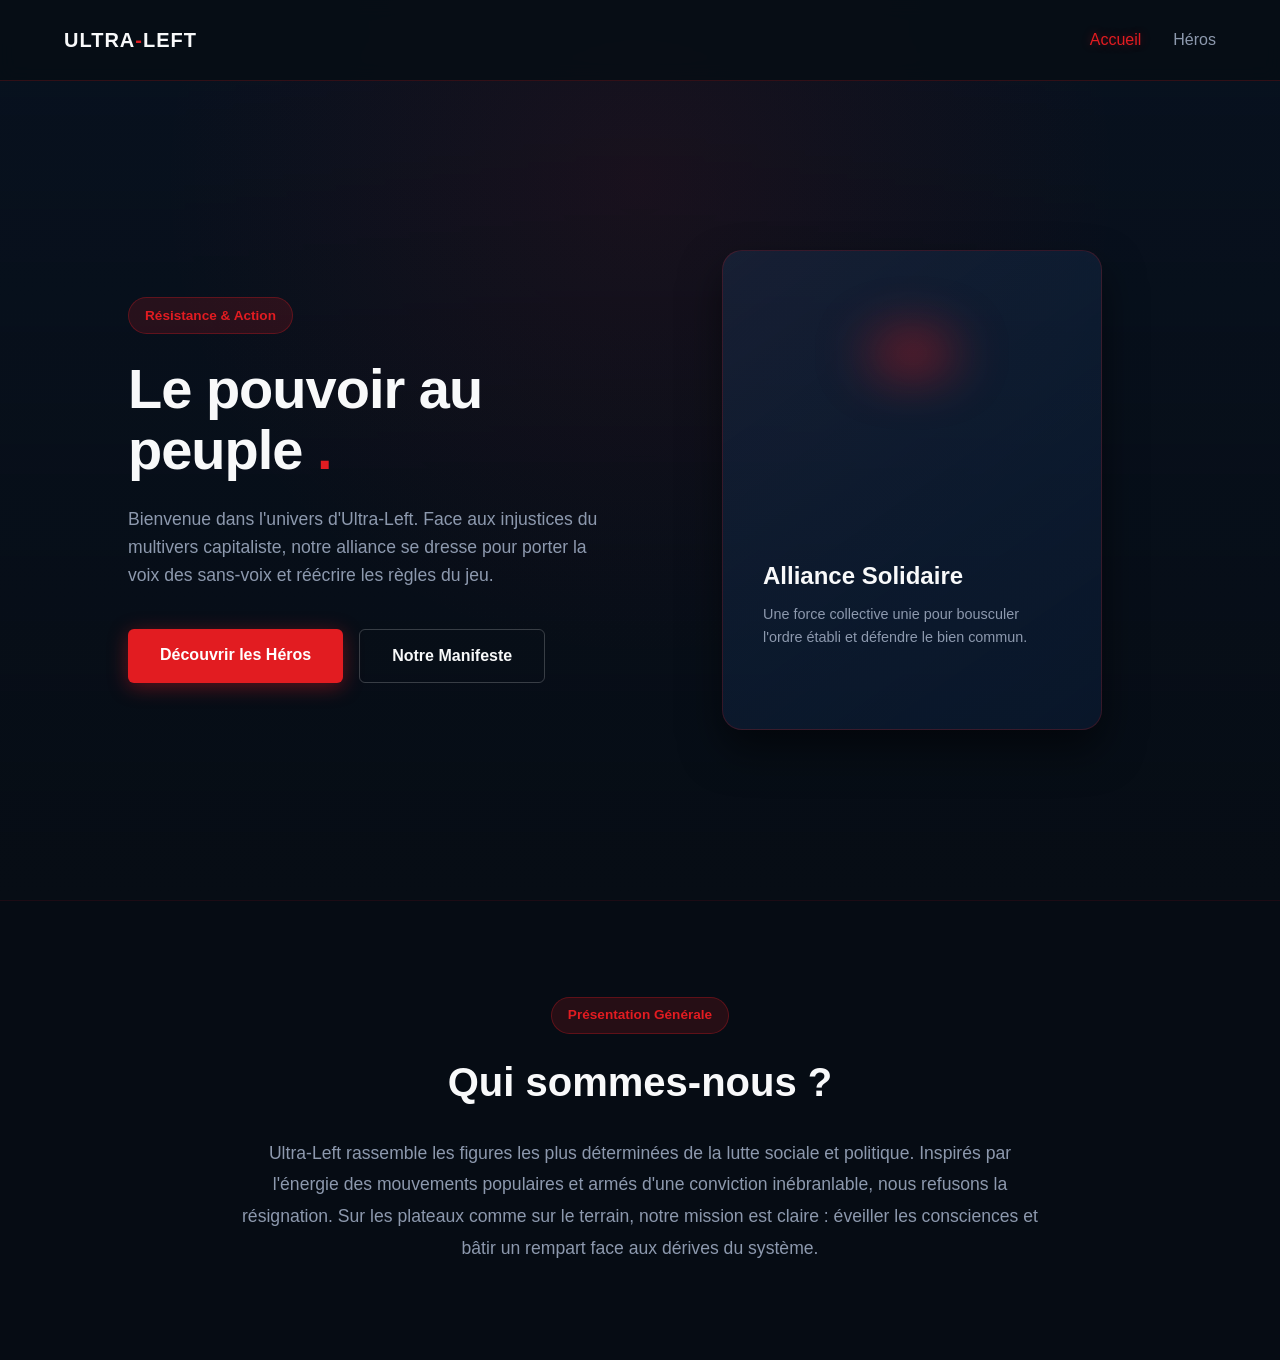
<file: index.html>
<!DOCTYPE html>
<html lang="fr">
<head>
    <meta charset="UTF-8">
    <meta name="viewport" content="width=device-width, initial-scale=1.0">
    <title>Ultra-Left | Accueil</title>
    <link rel="stylesheet" href="style.css">
</head>
<body>

    <!-- Navigation -->
    <header>
        <a href="index.html" class="logo">ULTRA<span>-</span>LEFT</a>
        <nav>
            <ul>
                <li><a href="index.html" class="active">Accueil</a></li>
                <li><a href="heroes.html">Héros</a></li>
            </ul>
        </nav>
    </header>

    <!-- Section Héroïque (Accueil) -->
    <section class="hero">
        <div class="hero-content">
            <span class="hero-tag">Résistance & Action</span>
            <h1>Le pouvoir au peuple <span>.</span></h1>
            <p>Bienvenue dans l'univers d'Ultra-Left. Face aux injustices du multivers capitaliste, notre alliance se dresse pour porter la voix des sans-voix et réécrire les règles du jeu.</p>
            <div class="cta-group">
                <a href="heroes.html" class="btn btn-primary">Découvrir les Héros</a>
                <a href="#about" class="btn btn-secondary">Notre Manifeste</a>
            </div>
        </div>
        
        <div class="hero-visual">
            <div class="spider-card">
                <div class="card-info">
                    <h3>Alliance Solidaire</h3>
                    <p>Une force collective unie pour bousculer l'ordre établi et défendre le bien commun.</p>
                </div>
            </div>
        </div>
    </section>

    <!-- Présentation générale / Manifeste -->
    <section id="about" style="padding: 6rem 10%; background: rgba(7, 13, 21, 0.5); border-top: 1px solid rgba(226, 28, 33, 0.1);">
        <div style="max-width: 800px; margin: 0 auto; text-align: center;">
            <span class="hero-tag" style="margin-bottom: 1rem;">Présentation Générale</span>
            <h2 style="font-size: 2.5rem; font-weight: 800; margin-bottom: 1.5rem;">Qui sommes-nous ?</h2>
            <p style="color: var(--text-muted); font-size: 1.1rem; line-height: 1.8;">
                Ultra-Left rassemble les figures les plus déterminées de la lutte sociale et politique. Inspirés par l'énergie des mouvements populaires et armés d'une conviction inébranlable, nous refusons la résignation. Sur les plateaux comme sur le terrain, notre mission est claire : éveiller les consciences et bâtir un rempart face aux dérives du système.
            </p>
        </div>
    </section>

</body>
</html>
</file>
<file: style.css>
/* =================================================================ato
   SPIDER-MAN THEME - INDEX.HTML (Épuré & Moderne)
   ================================================================ */

/* --- Variables Globales --- */
:root {
  --spidey-red: #E21C21;
  --spidey-red-dark: #b51216;
  --spidey-blue: #0A192F;
  --spidey-blue-light: #1D3557;
  --bg-dark: #070D15;
  --text-main: #F8F9FA;
  --text-muted: #8D99AE;
  --transition-smooth: all 0.3s cubic-bezier(0.4, 0, 0.2, 1);
}

/* --- Reset & Base --- */
* {
  margin: 0;
  padding: 0;
  box-sizing: border-box;
}

body {
  font-family: 'Inter', -apple-system, BlinkMacSystemFont, "Segoe UI", Roboto, sans-serif;
  background-color: var(--bg-dark);
  color: var(--text-main);
  line-height: 1.6;
  overflow-x: hidden;
}

/* Fond subtil inspiré de la texture toile d'araignée en arrière-plan */
body::before {
  content: "";
  position: fixed;
  top: 0; left: 0; width: 100%; height: 100%;
  background-image: 
    radial-gradient(circle at 50% 20%, rgba(226, 28, 33, 0.08) 0%, transparent 50%),
    linear-gradient(to bottom, rgba(10, 25, 47, 0.4), var(--bg-dark));
  z-index: -1;
}

/* --- Navigation / Header --- */
header {
  display: flex;
  justify-content: space-between;
  align-items: center;
  padding: 1.5rem 5%;
  position: fixed;
  top: 0;
  left: 0;
  width: 100%;
  background: rgba(7, 13, 21, 0.85);
  backdrop-filter: blur(10px);
  z-index: 1000;
  border-bottom: 1px solid rgba(226, 28, 33, 0.2);
}

.logo {
  font-weight: 800;
  font-size: 1.25rem;
  letter-spacing: 1px;
  color: var(--text-main);
  text-decoration: none;
}

.logo span {
  color: var(--spidey-red);
}

nav ul {
  display: flex;
  list-style: none;
  gap: 2rem;
}

nav a {
  text-decoration: none;
  color: var(--text-muted);
  font-weight: 500;
  transition: var(--transition-smooth);
}

nav a:hover,
nav a.active {
  color: var(--spidey-red);
  text-shadow: 0 0 10px rgba(226, 28, 33, 0.4);
}

/* --- Hero Section (Accueil) --- */
.hero {
  min-height: 100vh;
  display: flex;
  align-items: center;
  justify-content: space-between;
  padding: 0 10%;
  padding-top: 80px;
  gap: 4rem;
}

.hero-content {
  flex: 1;
  max-width: 600px;
}

.hero-tag {
  display: inline-block;
  background: rgba(226, 28, 33, 0.15);
  color: var(--spidey-red);
  padding: 0.4rem 1rem;
  border-radius: 50px;
  font-size: 0.85rem;
  font-weight: 600;
  margin-bottom: 1.5rem;
  border: 1px solid rgba(226, 28, 33, 0.3);
}

.hero h1 {
  font-size: 3.5rem;
  font-weight: 900;
  line-height: 1.1;
  margin-bottom: 1.5rem;
  letter-spacing: -1px;
}

.hero h1 span {
  color: var(--spidey-red);
}

.hero p {
  color: var(--text-muted);
  font-size: 1.1rem;
  margin-bottom: 2.5rem;
}

/* --- Boutons --- */
.cta-group {
  display: flex;
  gap: 1rem;
}

.btn {
  display: inline-block;
  padding: 0.8rem 2rem;
  border-radius: 6px;
  font-weight: 600;
  text-decoration: none;
  transition: var(--transition-smooth);
  cursor: pointer;
}

.btn-primary {
  background-color: var(--spidey-red);
  color: white;
  box-shadow: 0 4px 20px rgba(226, 28, 33, 0.4);
}

.btn-primary:hover {
  background-color: var(--spidey-red-dark);
  transform: translateY(-2px);
  box-shadow: 0 6px 25px rgba(226, 28, 33, 0.6);
}

.btn-secondary {
  background: transparent;
  color: var(--text-main);
  border: 1px solid rgba(255, 255, 255, 0.2);
}

.btn-secondary:hover {
  border-color: var(--text-main);
  background: rgba(255, 255, 255, 0.05);
}

/* --- Élément Visuel / Carte Minimaliste --- */
.hero-visual {
  flex: 1;
  display: flex;
  justify-content: center;
  align-items: center;
}

.spider-card {
  width: 100%;
  max-width: 380px;
  height: 480px;
  background: linear-gradient(145deg, rgba(29, 53, 87, 0.4), rgba(10, 25, 47, 0.8));
  border-radius: 20px;
  border: 1px solid rgba(226, 28, 33, 0.2);
  display: flex;
  flex-direction: column;
  justify-content: flex-end;
  padding: 2.5rem;
  position: relative;
  box-shadow: 0 20px 40px rgba(0, 0, 0, 0.5);
  overflow: hidden;
}

/* Effet graphique minimaliste de l'œil / masque dans la carte */
.spider-card::before {
  content: "";
  position: absolute;
  top: 15%;
  left: 50%;
  transform: translateX(-50%);
  width: 120px;
  height: 60px;
  background: radial-gradient(ellipse at center, rgba(226, 28, 33, 0.8) 0%, transparent 70%);
  filter: blur(25px);
  z-index: 1;
}

.card-info {
  position: relative;
  z-index: 2;
}

.card-info h3 {
  font-size: 1.5rem;
  margin-bottom: 0.5rem;
}

.card-info p {
  font-size: 0.9rem;
  color: var(--text-muted);
}

/* --- Responsive design simple --- */
@media (max-width: 968px) {
  .hero {
    flex-direction: column;
    text-align: center;
    justify-content: center;
    padding-top: 120px;
  }

  .hero-content {
    max-width: 100%;
  }

  .cta-group {
    justify-content: center;
  }

  nav ul {
    gap: 1rem;
  }
}
/* =================================================================
   HEROES.HTML STYLES
   ================================================================ */

.heroes-container {
  padding: 140px 5% 5rem 5%;
  max-width: 1200px;
  margin: 0 auto;
}

.heroes-header {
  text-align: center;
  margin-bottom: 3.5rem;
}

.heroes-header h1 {
  font-size: 2.5rem;
  font-weight: 800;
  margin-bottom: 0.5rem;
}

.heroes-header h1 span {
  color: var(--spidey-red);
}

.heroes-header p {
  color: var(--text-muted);
  font-size: 1.1rem;
}

.heroes-grid {
  display: grid;
  grid-template-columns: repeat(auto-fit, minmax(320px, 1fr));
  gap: 2rem;
}

.hero-card {
  background: linear-gradient(145deg, rgba(29, 53, 87, 0.4), rgba(10, 25, 47, 0.8));
  border-radius: 16px;
  border: 1px solid rgba(226, 28, 33, 0.2);
  padding: 2.5rem 2rem;
  display: flex;
  flex-direction: column;
  gap: 1rem;
  transition: var(--transition-smooth);
  position: relative;
  overflow: hidden;
}

.hero-card:hover {
  transform: translateY(-5px);
  border-color: var(--spidey-red);
  box-shadow: 0 10px 30px rgba(226, 28, 33, 0.25);
}

.hero-badge {
  align-self: flex-start;
  background: rgba(226, 28, 33, 0.15);
  color: var(--spidey-red);
  padding: 0.3rem 0.8rem;
  border-radius: 50px;
  font-size: 0.75rem;
  font-weight: 600;
  border: 1px solid rgba(226, 28, 33, 0.3);
}

.hero-card h3 {
  font-size: 1.5rem;
  font-weight: 700;
  color: var(--text-main);
}

.hero-card p {
  color: var(--text-muted);
  font-size: 0.95rem;
  line-height: 1.6;
}
/* --- Style des images pour les cartes de héros --- */
.hero-img-container {
  width: 100%;
  height: 200px;
  overflow: hidden;
  border-radius: 10px;
  margin-bottom: 0.5rem;
}

.hero-img-container img {
  width: 100%;
  height: 100%;
  object-fit: cover;
  transition: transform 0.5s ease;
}

.hero-card:hover .hero-img-container img {
  transform: scale(1.05);
}
</file>
